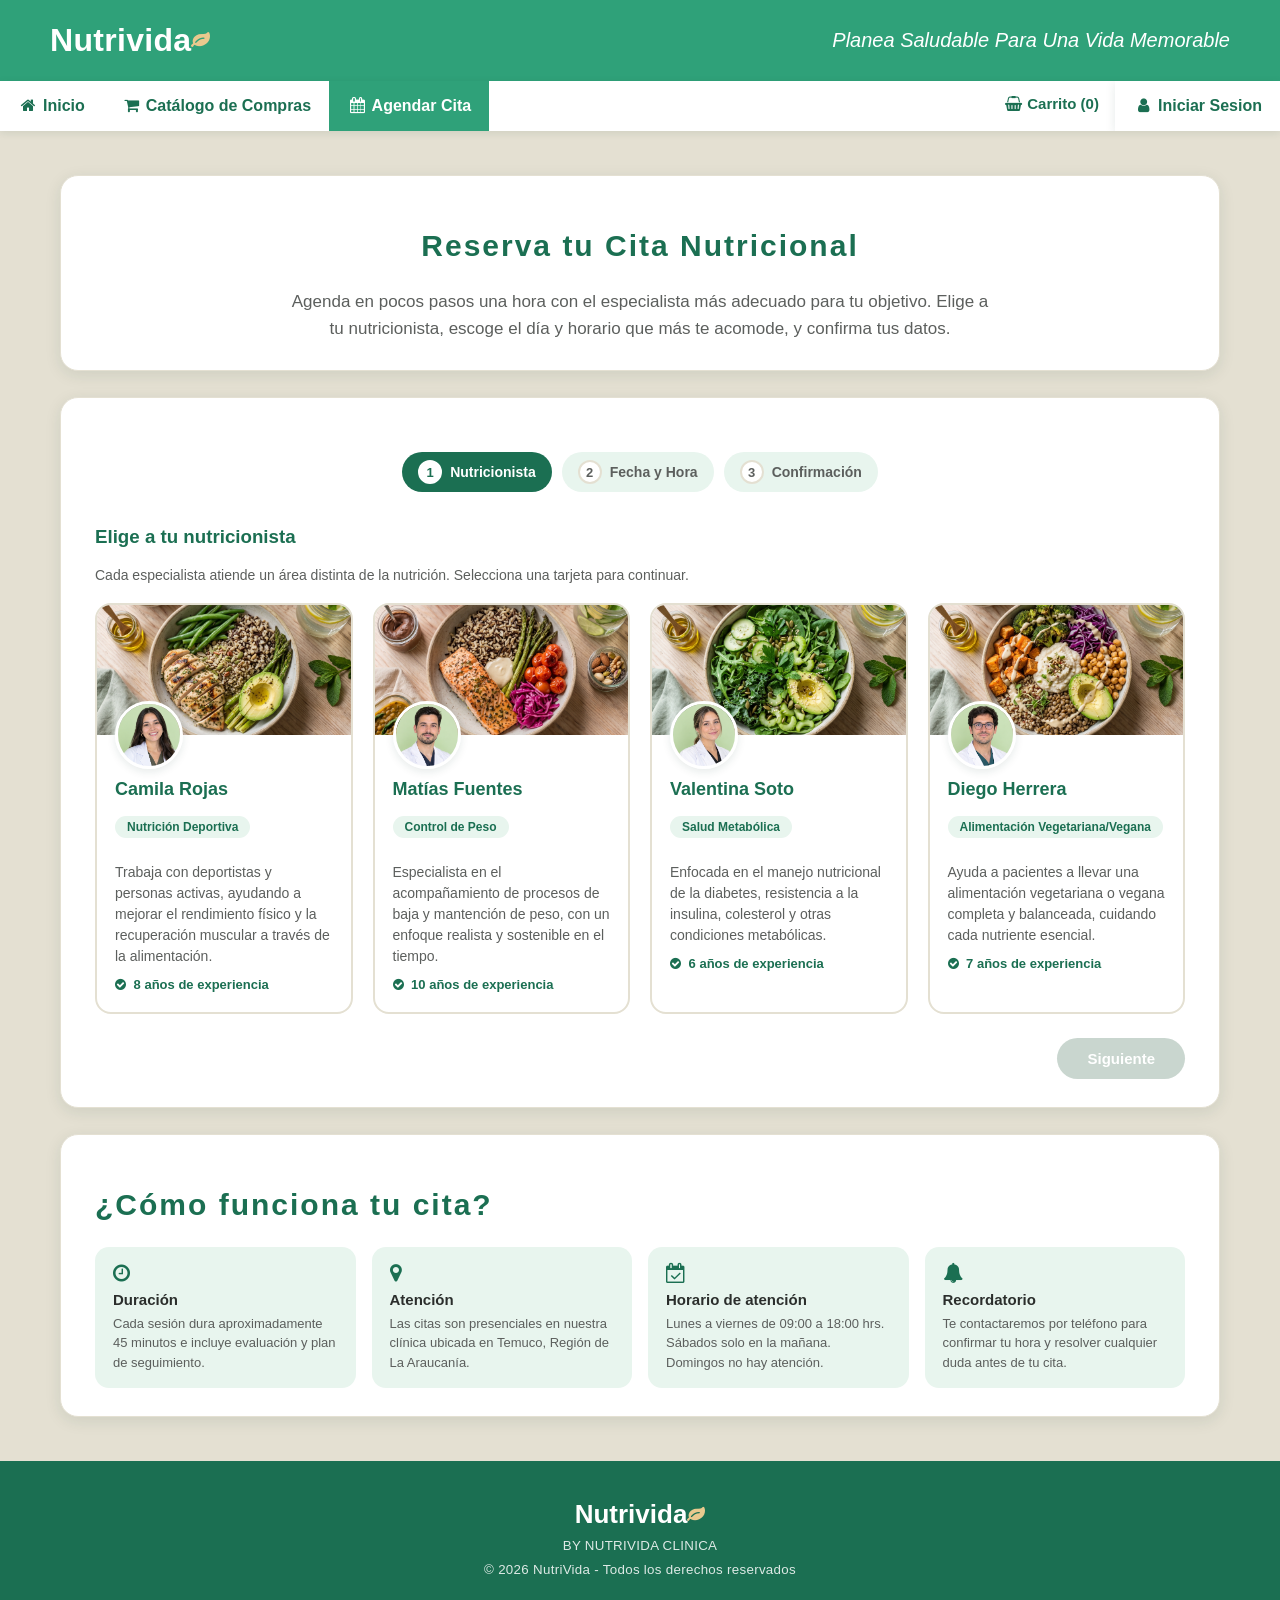
<file: agendar.html>
<!DOCTYPE html>
<html lang="es">
	<head>
		<meta charset="UTF-8">
		<meta name="viewport" content="width=device-width, initial-scale=1.0">
		<title>Agendar Cita - Nutrivida</title>
		<link rel="stylesheet" href="CSS/style.css">
		<link rel="stylesheet" href="CSS/agendar_style.css">
		<link rel="stylesheet" href="https://cdnjs.cloudflare.com/ajax/libs/font-awesome/4.7.0/css/font-awesome.min.css">
	</head>
	<body>

		<header id="encabezado">
			<div class="header-brand">
				<i class="fa fa-leaf logo-icono" aria-hidden="true"></i>
				<h1>Nutrivida</h1>
			</div>
			<p class="eslogan">Planea Saludable Para Una Vida Memorable</p>
		</header>

		<nav class="topnav">
			<a href="index.html"><i class="fa fa-fw fa-home"></i> Inicio</a>
			<a href="productos.html"><i class="fa fa-fw fa-shopping-cart"></i> Catálogo de Compras</a>
			<a class="active" href="agendar.html"><i class="fa fa-fw fa-calendar"></i> Agendar Cita</a>
			<a href="login.html" class="split"><i class="fa fa-fw fa-user"></i> Iniciar Sesion</a>
			<span class="carrito-contador"><i class="fa fa-fw fa-shopping-basket"></i> Carrito (<span id="carrito-num">0</span>)</span>
		</nav>


		<!-- PASOS que al seleccionar avanza -->
		<main id="contenido">

			<section id="agendar-intro" class="seccion">
				<h2>Reserva tu Cita Nutricional</h2>
				<p>Agenda en pocos pasos una hora con el especialista más adecuado para tu objetivo. Elige a tu nutricionista, escoge el día y horario que más te acomode, y confirma tus datos.</p>
			</section>

			<section class="seccion">

				<!-- Indicador de pasos -->
				<div class="pasos-indicador">
					<div class="paso-indicador activo" data-paso="1"><span class="paso-numero">1</span> Nutricionista</div>
					<div class="paso-indicador" data-paso="2"><span class="paso-numero">2</span> Fecha y Hora</div>
					<div class="paso-indicador" data-paso="3"><span class="paso-numero">3</span> Confirmación</div>
				</div>

				<!-- PASO 1: SELECCIÓN DE NUTRICIONISTA -->
				<div id="panel-paso-1" class="paso-panel activo">
					<h3 class="paso-titulo">Elige a tu nutricionista</h3>
					<p class="paso-nota">Cada especialista atiende un área distinta de la nutrición. Selecciona una tarjeta para continuar.</p>

					<div class="nutri-lista" id="lista-nutricionistas"></div>

					<div class="paso-botones" style="justify-content: flex-end;">
						<button type="button" id="btn-paso1-siguiente" class="btn-siguiente" disabled>Siguiente</button>
					</div>
				</div>

				<!-- PASO 2: FECHA Y HORA -->
				<div id="panel-paso-2" class="paso-panel">
					<h3 class="paso-titulo">Elige fecha y horario</h3>
					<p class="paso-nota">La clínica no atiende los domingos. Los sábados la atención es solo en horario de mañana.</p>

					<div class="paso2-layout">
						<div class="calendario-columna">
							<div class="calendario-cabecera">
								<button type="button" id="btn-mes-anterior" class="btn-mes"><i class="fa fa-chevron-left"></i></button>
								<h4 id="calendario-mes"></h4>
								<button type="button" id="btn-mes-siguiente" class="btn-mes"><i class="fa fa-chevron-right"></i></button>
							</div>
							<div class="calendario-dias-semana">
								<span>D</span><span>L</span><span>M</span><span>M</span><span>J</span><span>V</span><span>S</span>
							</div>
							<div class="calendario-grid" id="calendario-grid"></div>
						</div>

						<div class="horarios-columna">
							<h4>Horarios disponibles</h4>
							<p id="texto-horarios">Selecciona primero un día en el calendario.</p>
							<div class="horarios-grid" id="bloque-horarios"></div>
						</div>
					</div>

					<div class="paso-botones">
						<button type="button" id="btn-paso2-anterior" class="btn-anterior">Anterior</button>
						<button type="button" id="btn-paso2-siguiente" class="btn-siguiente" disabled>Siguiente</button>
					</div>
				</div>

				<!-- PASO 3: FORMULARIO Y CONFIRMACIÓN -->
				<div id="panel-paso-3" class="paso-panel">
					<h3 class="paso-titulo">Confirma tu cita</h3>
					<p class="paso-nota">Completa tus datos para que el equipo de NutriVida pueda contactarte antes de tu cita.</p>

					<form id="form-confirmacion" class="paso3-layout">
						<div class="datos-columna">
							<div class="campo-form">
								<label for="campo-nombre">Nombre completo</label>
								<input type="text" id="campo-nombre" required placeholder="Ej: Ana Pérez González">
							</div>
							<div class="campo-form">
								<label for="campo-rut">Rut</label>
								<input type="text" id="campo-rut" required placeholder="Ej: 12.345.678-9">
							</div>
							<div class="campo-form">
								<label for="campo-telefono">Teléfono</label>
								<input type="tel" id="campo-telefono" required placeholder="Ej: +56912345678">
							</div>
							<div class="campo-form">
								<label for="campo-correo">Correo electrónico</label>
								<input type="email" id="campo-correo" required placeholder="Ej: ana.perez@gmail.com">
							</div>
							<div class="campo-form">
								<label for="campo-motivo">Motivo de consulta</label>
								<textarea id="campo-motivo" rows="4" required placeholder="Cuéntanos brevemente qué te gustaría trabajar en tu cita"></textarea>
							</div>

							<button type="submit" class="btn-confirmar">Confirmar Cita</button>
						</div>

						<div class="resumen-caja">
							<h4>Resumen de tu reserva</h4>
							<div class="resumen-linea"><span>Nutricionista</span><span id="resumen-nutricionista">-</span></div>
							<div class="resumen-linea"><span>Fecha</span><span id="resumen-fecha">-</span></div>
							<div class="resumen-linea"><span>Hora</span><span id="resumen-hora">-</span></div>
						</div>
					</form>

					<div id="mensaje-exito" class="mensaje-exito oculto">
						<i class="fa fa-check-circle"></i>
						<h3>¡Cita agendada con éxito!</h3>
						<p>Gracias <span id="exito-nombre"></span>, hemos registrado tu hora. Te contactaremos para confirmar los detalles antes de tu cita.</p>
						<button type="button" id="btn-nueva-cita" class="btn-nueva-cita">Agendar otra cita</button>
					</div>

					<div class="paso-botones">
						<button type="button" id="btn-paso3-anterior" class="btn-anterior">Anterior</button>
					</div>
				</div>

			</section>

			<!-- Información adicional para que la sección no quede vacía -->
			<section class="seccion">
				<h2>¿Cómo funciona tu cita?</h2>
				<div class="info-general">
					<div class="info-item">
						<i class="fa fa-clock-o"></i>
						<h4>Duración</h4>
						<p>Cada sesión dura aproximadamente 45 minutos e incluye evaluación y plan de seguimiento.</p>
					</div>
					<div class="info-item">
						<i class="fa fa-map-marker"></i>
						<h4>Atención</h4>
						<p>Las citas son presenciales en nuestra clínica ubicada en Temuco, Región de La Araucanía.</p>
					</div>
					<div class="info-item">
						<i class="fa fa-calendar-check-o"></i>
						<h4>Horario de atención</h4>
						<p>Lunes a viernes de 09:00 a 18:00 hrs. Sábados solo en la mañana. Domingos no hay atención.</p>
					</div>
					<div class="info-item">
						<i class="fa fa-bell"></i>
						<h4>Recordatorio</h4>
						<p>Te contactaremos por teléfono para confirmar tu hora y resolver cualquier duda antes de tu cita.</p>
					</div>
				</div>
			</section>

		</main>

		<footer id="pie">
			<div class="pie-logo">
				<h1>Nutrivida</h1>
				<i class="fa fa-leaf logo-icono" aria-hidden="true"></i>
			</div>
			<p><small>BY NUTRIVIDA CLINICA</small></p>
			<p><small>&copy; 2026 NutriVida - Todos los derechos reservados</small></p>
		</footer>

		<script src="JS/carrito.js"></script>
		<script src="JS/agendar-data.js"></script>
		<script src="JS/agendar.js"></script>
	</body>
</html>
</file>
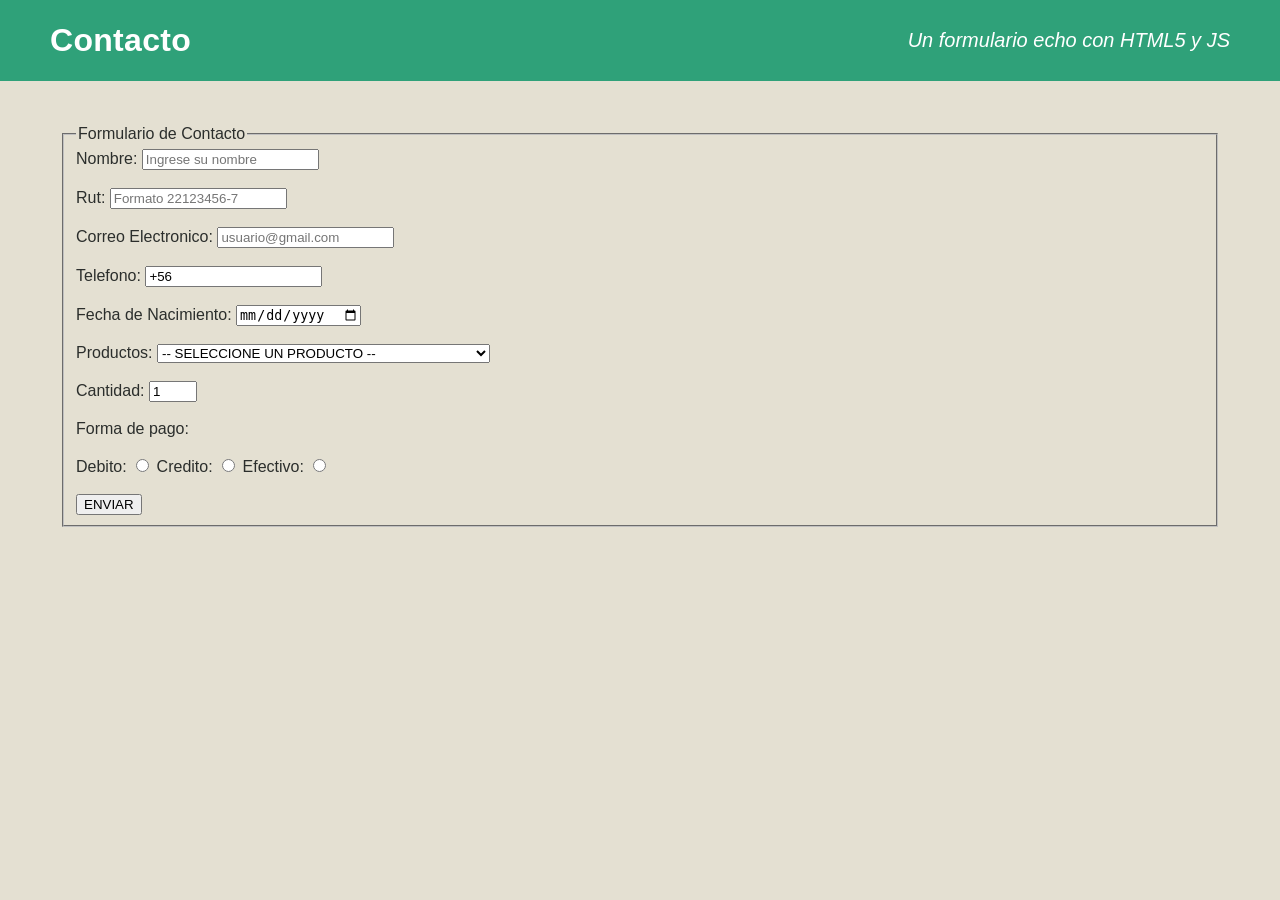
<file: contacto.html>
<!DOCTYPE html>
<html lang="en">
<head>
    <meta charset="UTF-8">
    <meta name="viewport" content="width=device-width, initial-scale=1.0">
    <title>Contacto</title>
    <link rel="stylesheet" href="CSS/style.css">
</head>
<body>
    <header id="encabezado">
			<h1>Contacto</h1>
			<p>Un formulario echo con HTML5 y JS</p>

	</header>

    <main id ="contenido">
        <form id ="contacto">
            <fieldset> <!-- fieldset para agrupar en formulario-->
                <legend>Formulario de Contacto</legend>

            <label>Nombre: </label> <!-- Label para definir titulo o elemento-->
            <input class="form" type="text"
                name="nombre"
                id="nombre"
                placeholder="Ingrese su nombre" 
                required>
                <!-- placehoder: Un texto que sirve como guia
                    required: Hace necesario escribir algo -->
        
        <br></br>
            <label>Rut: </label>
            <input class="form" type="text"
                name=="rut"
                id="rut"
                placeholder="Formato 22123456-7"
                required>

        <br></br>
            <label>Correo Electronico: </label>
            <input class="form" type="email"
                name=="correo"
                id="correo"
                placeholder="usuario@gmail.com"
                required>

        <br></br>
            <label>Telefono: </label>
            <input class="form" type="tel"
                name=="telefono"
                id="telefono"
                value="+56">

        <br></br>
            <label>Fecha de Nacimiento: </label>
            <input class="form" type="date"
                name=="fenac"
                id="fenac"
                required>

        <br></br>
            <label>Productos: </label>
            <select name="productos" id="productos" class="producto">
                <option class="producto" value="">-- SELECCIONE UN PRODUCTO --</option> <!-- Cambiar a la tematica de tienda de mineria -->
                <option class="producto" value="10">Casco de Seguridad Industrial con Barboquejo</option>
                <option class="producto" value="20">Botas de Seguridad Dielectricas con Punta de Acero</option>
                <option class="producto" value="30">Guantes Anti-impacto y Corte Nivel 5</option>
                <option class="producto" value="40">Overol de Trabajo Altamente Reflectivo</option>
                <option class="producto" value="50">Arnés de Seguridad Anti-caídas de 4 Puntos</option>
            </select>

        <br></br>
            <label>Cantidad: </label>
            <input class="cantidad" type="number"
                name="cantidad"
                id="cantidad"
                min="1"
                max="99"
                value="1">

        <br></br>
            <label>Forma de pago: </label>
            <br><br>
            <label>Debito: </label>
            <input class="pago" type="radio" name="fdepago" value="debito">
            <label>Credito: </label>
            <input class="pago" type="radio" name="fdepago" value="credito">
            <label>Efectivo: </label>
            <input class="pago" type="radio" name="fdepago" value="efectivo">
        
        <br></br>
            <button class="submit" type="submit">ENVIAR</button>
            </fieldset>
        </form>
    <script src="JS/validaform.js"></script>
</body>
</html>
</file>
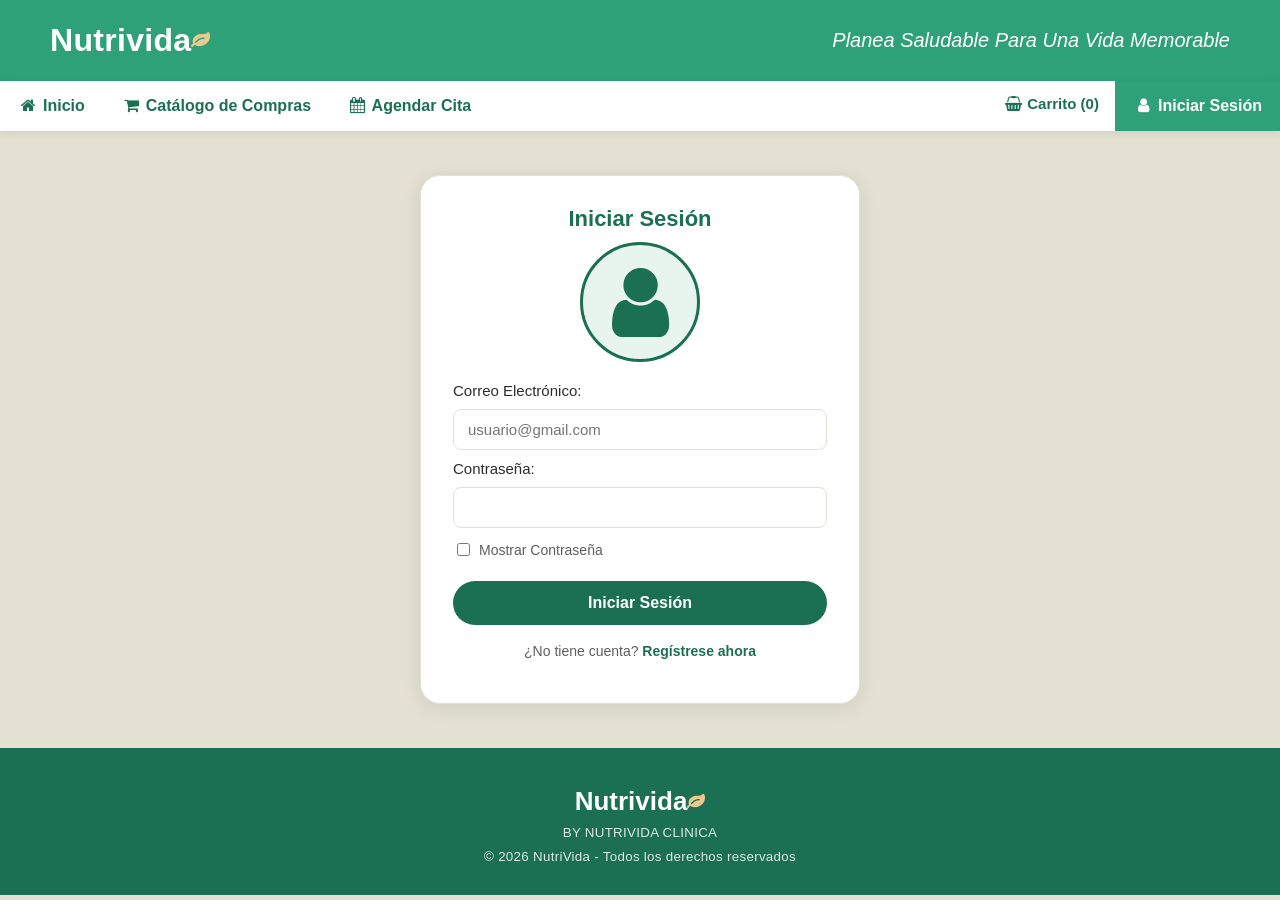
<file: login.html>
<!DOCTYPE html>
<html lang="es">
    <head>
        <meta charset="UTF-8">
        <meta name="viewport" content="width=device-width, initial-scale=1.0">
        <title>Inicio de Sesión</title>
        <link rel="stylesheet" href="CSS/style.css">
        <link rel="stylesheet" href="CSS/login_style.css">
        <link rel="stylesheet" href="https://cdnjs.cloudflare.com/ajax/libs/font-awesome/4.7.0/css/font-awesome.min.css">
    </head>

    <body>
        <header id="encabezado">
            <div class="header-brand">
                <i class="fa fa-leaf logo-icono" aria-hidden="true"></i>
                <h1>Nutrivida</h1>
            </div>
            <p class="eslogan">Planea Saludable Para Una Vida Memorable</p>
        </header>

        <nav class="topnav">
            <a href="index.html"><i class="fa fa-fw fa-home"></i> Inicio</a> 
            <a href="productos.html"><i class="fa fa-fw fa-shopping-cart"></i> Catálogo de Compras</a>
			<a href="agendar.html"><i class="fa fa-fw fa-calendar"></i> Agendar Cita</a>
            <!-- CAMBIO: class="split active" en lugar de class="split" active -->
            <a href="login.html" class="split active"><i class="fa fa-fw fa-user"></i> Iniciar Sesión</a>            <span class="carrito-contador"><i class="fa fa-fw fa-shopping-basket"></i> Carrito (<span id="carrito-num">0</span>)</span>
        </nav>

        <main id="contenido">
            <form id="inicio">
                <fieldset>
                    <legend>Iniciar Sesión</legend>

                    <div class="user-brand">
                        <i class="fa fa-user user-icono" aria-hidden="true"></i>
                    </div>

                    <label for="correo">Correo Electrónico:</label>
                    <input class="ini" type="email" name="correo" id="correo" placeholder="usuario@gmail.com" required>

                    <label for="contrasenia">Contraseña:</label>
                    <input class="ini" type="password" name="contrasenia" id="contrasenia" required>

                    <label class="mostrar-pass">
                        <input type="checkbox" onclick="mostrar()"> Mostrar Contraseña
                    </label>

                    <button class="btn-inicio" type="submit">Iniciar Sesión</button>

                    <p class="texto-registro">
                        ¿No tiene cuenta? <a href="registro.html">Regístrese ahora</a>
                    </p>
                </fieldset> 
            </form> 
        </main>

        <footer id="pie">
            <div class="pie-logo">
                <h1>Nutrivida</h1>
                <i class="fa fa-leaf logo-icono" aria-hidden="true"></i>
            </div>
            <p><small>BY NUTRIVIDA CLINICA</small></p>
            <p><small>&copy; 2026 NutriVida - Todos los derechos reservados</small></p>
        </footer>

        <script src="JS/validainicio.js"></script>
    </body>
</html>
</file>
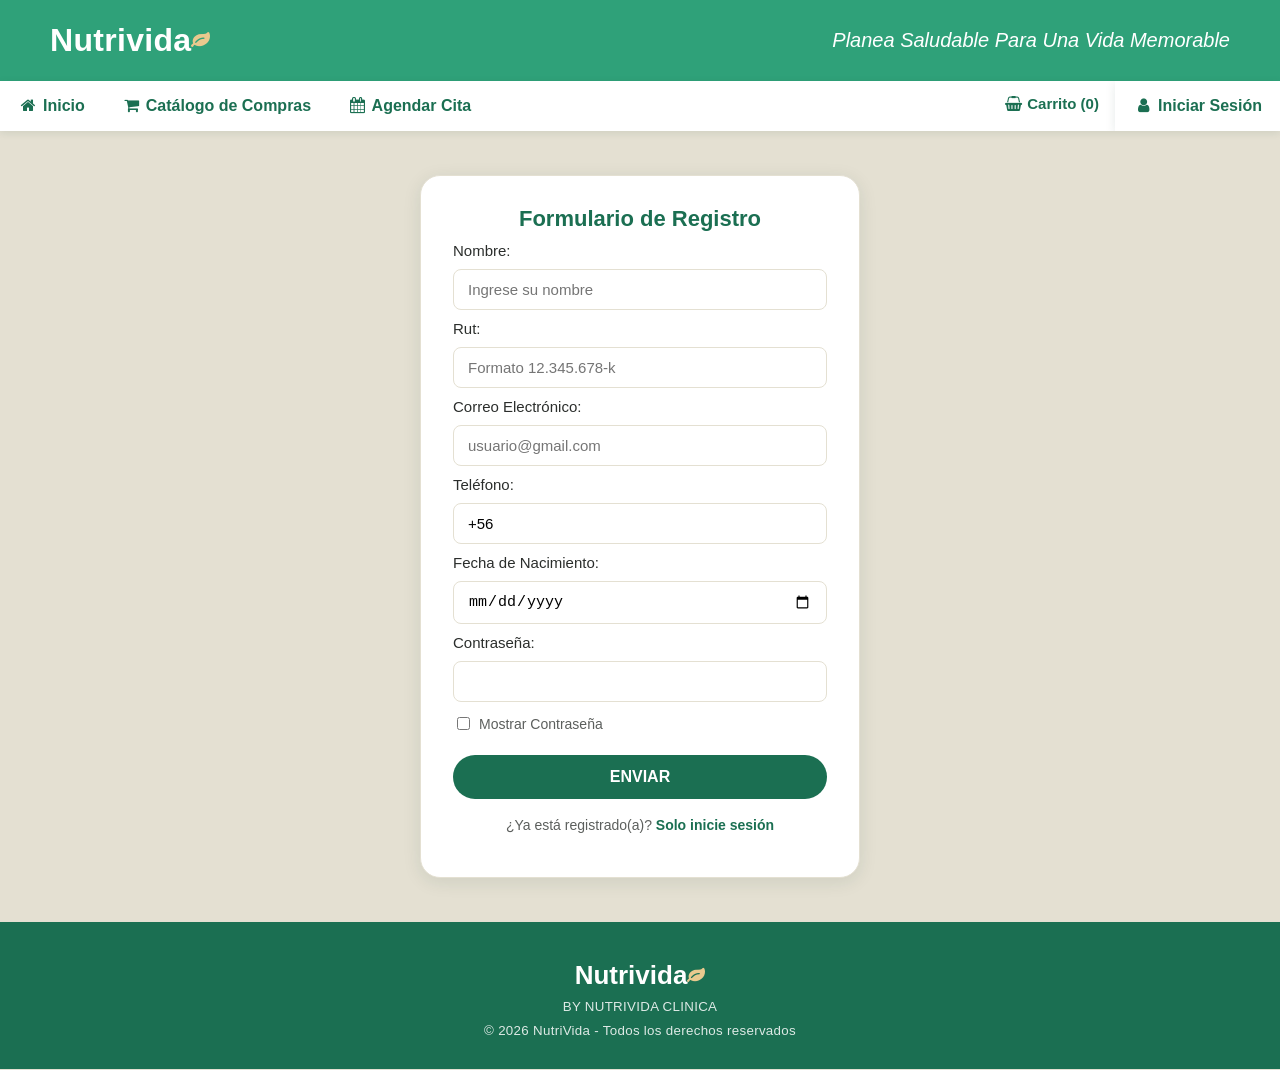
<file: registro.html>
<!DOCTYPE html>
<html lang="es">
    <head>
        <meta charset="UTF-8">
        <meta name="viewport" content="width=device-width, initial-scale=1.0">
        <title>Registro de Usuario</title>
        <link rel="stylesheet" href="CSS/style.css">
        <link rel="stylesheet" href="CSS/registro_style.css">
        <link rel="stylesheet" href="https://cdnjs.cloudflare.com/ajax/libs/font-awesome/4.7.0/css/font-awesome.min.css">
    </head>

    <body>
        <header id="encabezado">
            <div class="header-brand">
                <i class="fa fa-leaf logo-icono" aria-hidden="true"></i>
                <h1>Nutrivida</h1>
            </div>
            <p class="eslogan">Planea Saludable Para Una Vida Memorable</p>
        </header>

        <nav class="topnav">
            <a href="index.html"><i class="fa fa-fw fa-home"></i> Inicio</a> 
            <a href="productos.html"><i class="fa fa-fw fa-shopping-cart"></i> Catálogo de Compras</a>
			<a href="agendar.html"><i class="fa fa-fw fa-calendar"></i> Agendar Cita</a>
            <a href="login.html" class="split"><i class="fa fa-fw fa-user"></i> Iniciar Sesión</a>
            <span class="carrito-contador"><i class="fa fa-fw fa-shopping-basket"></i> Carrito (<span id="carrito-num">0</span>)</span>
        </nav>

        <main id="contenido">
            <form id="registro">
                <fieldset>
                    <legend>Formulario de Registro</legend>

                    <label for="nombre">Nombre:</label>
                    <input class="form" type="text" name="nombre" id="nombre" placeholder="Ingrese su nombre" required>

                    <label for="rut">Rut:</label>
                    <input class="form" type="text" name="rut" id="rut" placeholder="Formato 12.345.678-k" required>

                    <label for="correo">Correo Electrónico:</label>
                    <input class="form" type="email" name="correo" id="correo" placeholder="usuario@gmail.com" required>

                    <label for="telefono">Teléfono:</label>
                    <input class="form" type="tel" name="telefono" id="telefono" value="+56">

                    <label for="fenac">Fecha de Nacimiento:</label>
                    <input class="form" type="date" name="fenac" id="fenac" required>

                    <label for="contrasenia">Contraseña:</label>
                    <input class="form" type="password" name="contrasenia" id="contrasenia" required>

                    <label class="mostrar-pass">
                        <input type="checkbox" onclick="mostrar()"> Mostrar Contraseña
                    </label>
                    
                    <div id="message">
                        <h3>La contraseña debe contener lo siguiente:</h3>
                        <p id="letter" class="invalid">Una letra <b>minúscula</b></p>
                        <p id="capital" class="invalid">Una letra <b>mayúscula</b></p>
                        <p id="number" class="invalid">Un <b>número</b></p>
                        <p id="length" class="invalid">Mínimo <b>8 caracteres</b></p>
                    </div>

                    <button class="submit" type="submit">ENVIAR</button>

                    <p class="texto-inicio">
                        ¿Ya está registrado(a)? <a href="login.html">Solo inicie sesión</a>
                    </p>
                </fieldset>
            </form>
        </main>

        <footer id="pie">
            <div class="pie-logo">
                <h1>Nutrivida</h1>
                <i class="fa fa-leaf logo-icono" aria-hidden="true"></i>
            </div>
            <p><small>BY NUTRIVIDA CLINICA</small></p>
            <p><small>&copy; 2026 NutriVida - Todos los derechos reservados</small></p>
        </footer>

        <script src="JS/validaform.js"></script>
    </body>
</html>
</file>
<file: CSS/style.css>
/* ---------- Variables globales y reset ---------- */
/* Style */
/* Variables CSS para definir el color de toda la pagina y estilos */
:root {
    --verde-oscuro: #1B6F52;
    --verde-oscuro-hover: #145741;
    --verde-medio: #2FA179;
    --verde-suave: #E8F5EE;
    --crema: #FBF8F2;
    --borde-suave: #E4E0D2;
    --texto: #2B2E2C;
    --texto-secundario: #5c5f5d;
    --dorado: #e9c98e;
    --sombra: rgba(20, 63, 47, 0.10);
}

* { /* Selector universal que cambia la forma en la que el navegador calcula el tamaño */
    box-sizing: border-box;
}

body {
    font-family: 'Nunito Sans', 'Segoe UI', Arial, sans-serif;
    background-color: var(--borde-suave);
    padding: 0;
    margin: 0;
    color: var(--texto);
}

/* ---------- Encabezado principal ---------- */
/* Style */
#encabezado {
    background-color: var(--verde-medio);
    color: white;
    padding: 22px 50px;
    display: flex;
    justify-content: space-between; /* Empuja el eslogan a la derecha y el grupo logo+título a la izquierda */
    align-items: center;
}

/* Agrupación del título e ícono/logo (Logo a la derecha del texto) */
.header-brand {
    display: flex;
    flex-direction: row-reverse; /* Coloca el logo a la derecha del h1 */
    align-items: center;
    gap: 0;
}

/* Estilo del ícono/logo */
.header-brand .logo-icono {
    font-size: 19px;
    color: var(--dorado);
}

/* Estilo del título principal */
#encabezado h1 {
    font-size: 32px;
    font-weight: 700;
    margin: 0;
    letter-spacing: 0.3px;
}

/* Estilo del eslogan alineado a la derecha */
#encabezado p {
    margin: 0;
    font-size: 20px;
    font-style: italic;
}

/* ---------- Barra de navegación ---------- */
/* Barra de navegación superior: limpia, clara y minimalista */
.topnav {
    position: sticky;
    top: 0;
    overflow: hidden;
    background-color: #ffffff;
    z-index: 1000;
    box-shadow: 0 2px 8px var(--sombra);
}

/* Estilo de los enlaces dentro de la barra de navegación */
.topnav a {
    float: left;
    color: var(--verde-oscuro);
    text-align: center;
    padding: 16px 18px;
    text-decoration: none;
    font-weight: 600;
    transition: background-color 0.2s ease, color 0.2s ease;
}

/* Color del enlace activo/actual */
.topnav a.active,
.topnav a.split.active {
    background-color: var(--verde-medio);
    color: white;
    box-shadow: none; /* Elimina la sombra para mantener consistencia con los demás links activos */
}

/* Enlace alineado a la derecha (split) dentro de la barra de navegación */
.topnav a.split {
    float: right;
    background-color: transparent;
    color: var(--verde-oscuro);
    box-shadow: 0 2px 10px var(--sombra);
}

/* Color general al pasar el cursor sobre los enlaces normales */
.topnav a:hover {
    background-color: var(--verde-medio);
    color: var(--verde-oscuro);
}

/* Mantiene el enlace activo intacto sin cambiar de color al pasar el cursor */
.topnav a.active:hover,
.topnav a.split.active:hover {
    background-color: var(--verde-oscuro-hover);
    color: white;
}

.carrito-contador {
    float: right;
    color: var(--verde-oscuro);
    padding: 14px 16px;
    font-size: 15px;
    font-weight: 600;
}

/* ---------- Estructura del contenido ---------- */
#contenido { /* Main Id */
    max-width: 1200px;
    margin: 44px auto;
    padding: 0 20px;
}

.seccion {
    background-color: white;
    border: 1px solid var(--borde-suave);
    padding: 28px 34px;
    border-radius: 18px;
    margin-bottom: 26px;
    box-shadow: 0 4px 16px var(--sombra);
}

/* ---------- Reglas para los encabezados ---------- */
/* Reglas para las etiquetas h1, h2 y h3 */
h1 {
    font-weight: 700;
}

h2 {
    font-size: 30px;
    font-weight: 800;
    letter-spacing: 2px;
    color: var(--verde-oscuro);
    font-family: 'Poppins', 'Segoe UI', Arial, sans-serif;
}

h3 {
    font-weight: 600;
    color: var(--verde-oscuro);
    font-family: 'Poppins', 'Segoe UI', Arial, sans-serif;
}

/* ---------- Botones universales ---------- */
button {
    cursor: pointer;
    font-family: 'Nunito Sans', 'Segoe UI', Arial, sans-serif;
}

.button {
    width: 62px;
    height: 62px;
    font-size: 20px;
    font-weight: 600;
    background-color: white;
    border: 1px solid var(--borde-suave);
    border-radius: 12px;
    color: var(--verde-medio);
    transition: 0.2s;
    box-shadow: 0 2px 6px var(--sombra);
}

.button:hover {
    background-color: var(--verde-suave);
    border-color: var(--verde-medio);
    transform: translateY(-1px);
}

/* ---------- Pie de página ---------- */
#pie {
    background-color: var(--verde-oscuro);
    text-align: center;
    padding: 38px 20px 30px 20px;
    color: white;
    display: flex;
    flex-direction: column;
    align-items: center;
    justify-content: center;
}

#pie h1 {
    margin: 0;
    font-size: 26px;
    font-weight: 700;
}

.pie-logo {
    display: flex;
    align-items: center;
    justify-content: center;
    gap: 0;
}

.pie-logo .logo-icono {
    font-size: 18px;
    color: var(--dorado);
}

#pie p {
    margin: 6px 0 0 0;
    opacity: 0.85;
    letter-spacing: 0.3px;
}
</file>
<file: CSS/agendar_style.css>
/* ---------- Encabezado de la sección ---------- */
#agendar-intro {
    text-align: center;
}

#agendar-intro p {
    font-size: 17px;
    line-height: 1.6;
    color: var(--texto-secundario);
    max-width: 700px;
    margin: 0 auto;
}

/* ---------- Indicador de pasos ---------- */
.pasos-indicador {
    display: flex;
    justify-content: center;
    gap: 10px;
    margin: 26px 0 34px 0;
    flex-wrap: wrap;
}

.paso-indicador {
    display: flex;
    align-items: center;
    gap: 8px;
    padding: 8px 16px;
    border-radius: 20px;
    background-color: var(--verde-suave);
    color: var(--texto-secundario);
    font-weight: 600;
    font-size: 14px;
}

.paso-indicador .paso-numero {
    width: 24px;
    height: 24px;
    border-radius: 50%;
    background-color: white;
    border: 2px solid var(--borde-suave);
    display: flex;
    align-items: center;
    justify-content: center;
    font-size: 13px;
}

.paso-indicador.activo {
    background-color: var(--verde-oscuro);
    color: white;
}

.paso-indicador.activo .paso-numero {
    border-color: white;
    color: var(--verde-oscuro);
}

.paso-indicador.completado .paso-numero {
    background-color: var(--verde-oscuro);
    border-color: var(--verde-oscuro);
    color: white;
}

/* ---------- Paneles de pasos ---------- */
.paso-panel {
    display: none;
}

.paso-panel.activo {
    display: block;
    animation: aparecer 0.3s ease;
}

@keyframes aparecer {
    from { opacity: 0; transform: translateY(6px); }
    to { opacity: 1; transform: translateY(0); }
}

.paso-titulo {
    margin-top: 0;
}

.paso-nota {
    color: var(--texto-secundario);
    font-size: 14px;
    margin-bottom: 20px;
}

/* ---------- Paso 1: nutricionistas ---------- */
.nutri-lista {
    display: grid;
    grid-template-columns: repeat(auto-fit, minmax(240px, 1fr));
    gap: 20px;
    padding: 0;
    list-style: none;
    margin: 0 0 24px 0;
}

.nutri-tarjeta {
    position: relative;
    background-color: white;
    border: 2px solid var(--borde-suave);
    border-radius: 16px;
    overflow: hidden;
    cursor: pointer;
    transition: border-color 0.2s ease, transform 0.15s ease, box-shadow 0.2s ease;
}

.nutri-tarjeta:hover {
    transform: translateY(-3px);
    box-shadow: 0 8px 18px var(--sombra);
}

.nutri-tarjeta.seleccionada {
    border-color: var(--verde-oscuro);
    box-shadow: 0 8px 20px var(--sombra);
}

.nutri-tarjeta-imagen {
    position: relative;
    height: 130px;
}

.nutri-tarjeta-imagen > img:first-child {
    width: 100%;
    height: 100%;
    object-fit: cover;
    display: block;
}

.nutri-foto {
    position: absolute;
    bottom: -34px;
    left: 18px;
    width: 68px;
    height: 68px;
    border-radius: 50%;
    border: 3px solid white;
    object-fit: cover;
    box-shadow: 0 3px 8px var(--sombra);
    z-index: 1; /* Mantiene la foto bajo el badge si se cruzan */
}

.nutri-tarjeta-info {
    padding: 44px 18px 20px 18px;
}

.nutri-tarjeta-info h3 {
    margin: 0 0 4px 0;
    font-size: 18px;
}

.nutri-especialidad {
    display: inline-block;
    background-color: var(--verde-suave);
    color: var(--verde-oscuro);
    font-size: 12px;
    font-weight: 700;
    padding: 4px 12px;
    border-radius: 20px;
    margin-bottom: 10px;
    z-index: 2; /* Coloca la especialidad por encima del fondo y la foto */
}

.nutri-bio {
    font-size: 14px;
    color: var(--texto-secundario);
    line-height: 1.5;
    margin-bottom: 10px;
}

.nutri-experiencia {
    font-size: 13px;
    color: var(--verde-oscuro);
    font-weight: 600;
    margin: 0;
}

.nutri-experiencia i {
    margin-right: 4px;
}

/* ---------- Paso 2: calendario y horarios ---------- */
.paso2-layout {
    display: grid;
    grid-template-columns: 1fr 1fr;
    gap: 30px;
}

.calendario-cabecera {
    display: flex;
    align-items: center;
    justify-content: space-between;
    margin-bottom: 12px;
}

.calendario-cabecera h4 {
    margin: 0;
    color: var(--verde-oscuro);
}

.btn-mes {
    background-color: var(--verde-suave);
    border: none;
    color: var(--verde-oscuro);
    width: 32px;
    height: 32px;
    border-radius: 50%;
    font-size: 15px;
}

.btn-mes:hover {
    background-color: var(--verde-oscuro);
    color: white;
}

.calendario-dias-semana {
    display: grid;
    grid-template-columns: repeat(7, 1fr);
    text-align: center;
    font-size: 12px;
    color: var(--texto-secundario);
    font-weight: 700;
    margin-bottom: 6px;
}

.calendario-grid {
    display: grid;
    grid-template-columns: repeat(7, 1fr);
    gap: 6px;
}

.dia-boton {
    aspect-ratio: 1;
    border: 1px solid var(--borde-suave);
    background-color: white;
    border-radius: 8px;
    font-weight: 600;
    color: var(--texto);
}

.dia-boton:hover {
    background-color: var(--verde-suave);
    border-color: var(--verde-oscuro);
}

.dia-boton.seleccionado {
    background-color: var(--verde-oscuro);
    color: white;
    border-color: var(--verde-oscuro);
}

.dia-boton.deshabilitado {
    color: #c9c9c9;
    background-color: #f5f5f2;
    cursor: not-allowed;
}

.dia-vacio {
    aspect-ratio: 1;
}

.horarios-columna h4 {
    margin-top: 0;
    color: var(--verde-oscuro);
}

#texto-horarios {
    font-size: 14px;
    color: var(--texto-secundario);
    margin-bottom: 14px;
}

.horarios-grid {
    display: flex;
    flex-wrap: wrap;
    gap: 10px;
}

.hora-boton {
    padding: 10px 18px;
    border-radius: 20px;
    border: 2px solid var(--verde-oscuro);
    background-color: white;
    color: var(--verde-oscuro);
    font-weight: 600;
}

.hora-boton:hover {
    background-color: var(--verde-suave);
}

.hora-boton.seleccionada {
    background-color: var(--verde-oscuro);
    color: white;
}

/* ---------- Paso 3: formulario y resumen ---------- */
.paso3-layout {
    display: grid;
    grid-template-columns: 1.3fr 1fr;
    gap: 30px;
}

.campo-form {
    display: flex;
    flex-direction: column;
    margin-bottom: 16px;
}

.campo-form label {
    font-weight: 700;
    font-size: 14px;
    margin-bottom: 6px;
    color: var(--texto);
}

.campo-form input,
.campo-form textarea {
    padding: 11px 14px;
    border: 1px solid var(--borde-suave);
    border-radius: 8px;
    font-size: 15px;
    font-family: inherit;
}

.campo-form input:focus,
.campo-form textarea:focus {
    outline: none;
    border-color: var(--verde-oscuro);
}

.resumen-caja {
    background-color: var(--verde-suave);
    border-radius: 16px;
    padding: 22px;
    height: fit-content;
}

.resumen-caja h4 {
    margin-top: 0;
    color: var(--verde-oscuro);
}

.resumen-linea {
    display: flex;
    justify-content: space-between;
    padding: 10px 0;
    border-bottom: 1px solid var(--borde-suave);
    font-size: 14px;
}

.resumen-linea:last-child {
    border-bottom: none;
}

.resumen-linea span:first-child {
    color: var(--texto-secundario);
    font-weight: 600;
}

.resumen-linea span:last-child {
    font-weight: 700;
    color: var(--texto);
    text-align: right;
}

/* ---------- Botones de navegación entre pasos ---------- */
.paso-botones {
    display: flex;
    justify-content: space-between;
    margin-top: 24px;
}

.btn-siguiente,
.btn-confirmar {
    background-color: var(--verde-oscuro);
    color: white;
    border: none;
    padding: 12px 30px;
    border-radius: 24px;
    font-weight: 700;
    font-size: 15px;
    transition: background-color 0.2s ease, transform 0.15s ease;
}

.btn-siguiente:hover,
.btn-confirmar:hover {
    background-color: var(--verde-oscuro-hover);
    transform: translateY(-1px);
}

.btn-siguiente:disabled {
    background-color: #c9d6cf;
    cursor: not-allowed;
    transform: none;
}

.btn-anterior {
    background-color: white;
    border: 1px solid var(--borde-suave);
    color: var(--verde-oscuro);
    padding: 12px 26px;
    border-radius: 24px;
    font-weight: 700;
    font-size: 15px;
}

.btn-anterior:hover {
    background-color: var(--verde-suave);
}

.btn-confirmar {
    width: 100%;
    padding: 14px;
    font-size: 16px;
    margin-top: 6px;
}

/* ---------- Mensaje de éxito ---------- */
.oculto {
    display: none !important;
}

.mensaje-exito {
    text-align: center;
    padding: 30px 10px;
}

.mensaje-exito i {
    font-size: 60px;
    color: var(--verde-oscuro);
    margin-bottom: 14px;
}

.mensaje-exito h3 {
    font-size: 22px;
}

.mensaje-exito p {
    color: var(--texto-secundario);
    max-width: 460px;
    margin: 6px auto 20px auto;
}

.btn-nueva-cita {
    background-color: var(--verde-oscuro);
    color: white;
    border: none;
    padding: 12px 26px;
    border-radius: 24px;
    font-weight: 700;
}

.btn-nueva-cita:hover {
    background-color: var(--verde-oscuro-hover);
}

/* ---------- Información adicional ---------- */
.info-nutri-destacado {
    display: flex;
    gap: 20px;
    align-items: center;
    background-color: var(--verde-suave);
    border-radius: 16px;
    padding: 18px 22px;
    margin-bottom: 24px;
}

.info-nutri-destacado img {
    width: 64px;
    height: 64px;
    border-radius: 50%;
    object-fit: cover;
    border: 3px solid white;
}

.info-nutri-destacado h4 {
    margin: 0 0 4px 0;
    color: var(--verde-oscuro);
}

.info-nutri-destacado p {
    margin: 0;
    font-size: 14px;
    color: var(--texto-secundario);
}

.info-general {
    display: flex;
    flex-wrap: wrap;
    gap: 16px;
    margin-top: 6px;
}

.info-item {
    flex: 1;
    min-width: 200px;
    background-color: var(--verde-suave);
    border-radius: 14px;
    padding: 16px 18px;
}

.info-item i {
    color: var(--verde-oscuro);
    font-size: 20px;
    margin-bottom: 8px;
    display: block;
}

.info-item h4 {
    margin: 0 0 6px 0;
    font-size: 15px;
}

.info-item p {
    margin: 0;
    font-size: 13px;
    color: var(--texto-secundario);
    line-height: 1.5;
}

/* Regla que permite aplicar estilos específicos según las características del dispositivo */
@media (max-width: 800px) {
    .paso2-layout,
    .paso3-layout {
        grid-template-columns: 1fr;
    }
}
</file>
<file: CSS/login_style.css>
/* ---------- Encabezado y estructura del formulario ---------- */
/* Achica y centra el formulario */
#inicio {
    font-size: 15px;
    border-radius: 20px;
    border: 1px solid var(--borde-suave);
    background-color: white;
    box-shadow: 0 4px 18px var(--sombra);
    padding: 30px;
    max-width: 440px;
    margin: 40px auto;
}

#inicio fieldset {
    border: none;
    padding: 10px 0 0 0;
    display: flex;
    flex-direction: column;      /* Centra elementos secundarios */
}

#inicio legend {
    font-size: 22px;
    font-weight: 700;
    color: var(--verde-oscuro);
    display: flex;               /* Convierte a contenedor flexible */
    justify-content: center;     /* Centra el texto horizontalmente */
    width: 100%;                 /* Fuerza a ocupar todo el ancho posible */
}

/* ---------- Ícono y marca ---------- */
/* Ícono centrado y con tamaño simple */
.user-brand {
    width: 120px;
    height: 120px;
    background-color: var(--verde-suave);
    border: 3px solid var(--verde-oscuro);
    border-radius: 50%;          /* Hace que el contenedor sea circular */
    display: flex;
    justify-content: center;     /* Centra el ícono horizontalmente */
    align-items: center;         /* Centra el ícono verticalmente */
    margin: 0 auto 20px auto;
}

/* Tamaño y color del ícono dentro del círculo */
.user-brand i {
    font-size: 80px;             /* Ajusta el tamaño del logo */
    color: var(--verde-oscuro);  /* Color del ícono */
}

/* ---------- Campos de entrada ---------- */
/* Ambos inputs con exactamente el mismo tamaño */
.ini {
    width: 100%;
    padding: 11px 14px;
    border: 1px solid var(--borde-suave);
    border-radius: 8px;
    margin-top: 10px;
    margin-bottom: 10px;
    font-size: 15px;
    transition: border-color 0.2s ease;
}

.ini:focus {
    outline: none;
    border-color: var(--verde-oscuro);
}

/* ---------- Opciones de formulario ---------- */
/* Alinea el checkbox a la izquierda con margen simple */
.mostrar-pass {
    display: flex;
    align-items: center;
    margin-top: 2px;
    margin-bottom: 6px;
    font-size: 14px;
    gap: 6px;
    color: var(--texto-secundario);
}

/* ---------- Botones y enlaces ---------- */
/* Botón de envío */
.btn-inicio {
    width: 100%;
    background-color: var(--verde-oscuro);
    border: none;
    color: white;
    padding: 13px;
    font-size: 16px;
    font-weight: 600;
    margin-top: 16px;
    border-radius: 24px;
    transition: background-color 0.25s ease, transform 0.15s ease;
}

.btn-inicio:hover {
    background-color: var(--verde-oscuro-hover);
    transform: translateY(-1px);
}

/* Texto y link inferior de registro */
.texto-registro {
    margin-top: 18px;
    font-size: 14px;
    color: var(--texto-secundario);
    text-align: center;
}

.texto-registro a {
    color: var(--verde-oscuro);
    text-decoration: none;
    font-weight: 700;
}

.texto-registro a:hover {
    text-decoration: underline;
}

/* ---------- Adaptación ---------- */
@media (max-width: 800px) {
    #inicio {
        max-width: 90%;
        margin: 20px auto;
        padding: 20px;
    }
}
</file>
<file: CSS/registro_style.css>
/* ---------- Formulario de registro ---------- */
/* Registro Unificado */
#registro {
    font-size: 15px;
    border-radius: 20px;
    border: 1px solid var(--borde-suave);
    background-color: white;
    box-shadow: 0 4px 18px var(--sombra);
    padding: 30px;
    max-width: 440px;
    margin: 40px auto;
}

#registro fieldset {
    border: none;
    padding: 10px 0 0 0;
    display: flex;
    flex-direction: column;      /* Centra elementos secundarios */
}

#registro legend {
    font-size: 22px;
    font-weight: 700;
    color: var(--verde-oscuro);
    display: flex;               /* Convierte a contenedor flexible */
    justify-content: center;     /* Centra el texto horizontalmente */
    width: 100%;                 /* Fuerza a ocupar todo el ancho posible */
}

/* ---------- Campos de entrada ---------- */
/* Campos de entrada con estilo uniforme */
.form {
    width: 100%;
    padding: 11px 14px;
    border: 1px solid var(--borde-suave);
    border-radius: 8px;
    margin-top: 10px;
    margin-bottom: 10px;
    font-size: 15px;
    transition: border-color 0.2s ease;
}

.form:focus {
    outline: none;
    border-color: var(--verde-oscuro);
}

/* ---------- Opciones y validación ---------- */
/* Alinea el checkbox a la izquierda con margen simple */
.mostrar-pass {
    display: flex;
    align-items: center;
    margin-top: 2px;
    margin-bottom: 6px;
    font-size: 14px;
    gap: 6px;
    color: var(--texto-secundario);
}

/* Cuadro de validación de contraseña */
#message {
    display: none;
    background: var(--verde-suave);
    color: var(--texto);
    position: relative;
    padding: 15px 20px;
    margin-top: 5px;
    margin-bottom: 15px;
    border-radius: 8px;
    border: 1px solid var(--borde-suave);
}

#message h3 {
    font-size: 15px;
    margin-top: 0;
    margin-bottom: 10px;
    color: var(--texto);
}

#message p {
    padding-left: 25px;
    font-size: 14px;
    margin: 6px 0;
    position: relative;
}

/* Indicadores de requisitos */
.valid {
    color: var(--verde-oscuro);
    font-weight: 600;
}

.valid:before {
    position: absolute;
    left: 0;
    content: "✔";
}

.invalid {
    color: #d32f2f;
}

.invalid:before {
    position: absolute;
    left: 0;
    content: "✖";
}

/* ---------- Botones y enlaces ---------- */
/* Botón de envío principal */
.submit {
    width: 100%;
    background-color: var(--verde-oscuro);
    border: none;
    color: white;
    padding: 13px;
    font-size: 16px;
    font-weight: 600;
    margin-top: 16px;
    border-radius: 24px;
    transition: background-color 0.25s ease, transform 0.15s ease;
}

.submit:hover {
    background-color: var(--verde-oscuro-hover);
    transform: translateY(-1px);
}

/* Texto y link inferior de inicio de sesión */
.texto-inicio {
    margin-top: 18px;
    font-size: 14px;
    color: var(--texto-secundario);
    text-align: center;
}

.texto-inicio a {
    color: var(--verde-oscuro);
    text-decoration: none;
    font-weight: 700;
}

.texto-inicio a:hover {
    text-decoration: underline;
}

/* ---------- Adaptación ---------- */
@media (max-width: 800px) {
    #registro {
        max-width: 90%;
        margin: 20px auto;
        padding: 20px;
    }
}
</file>
